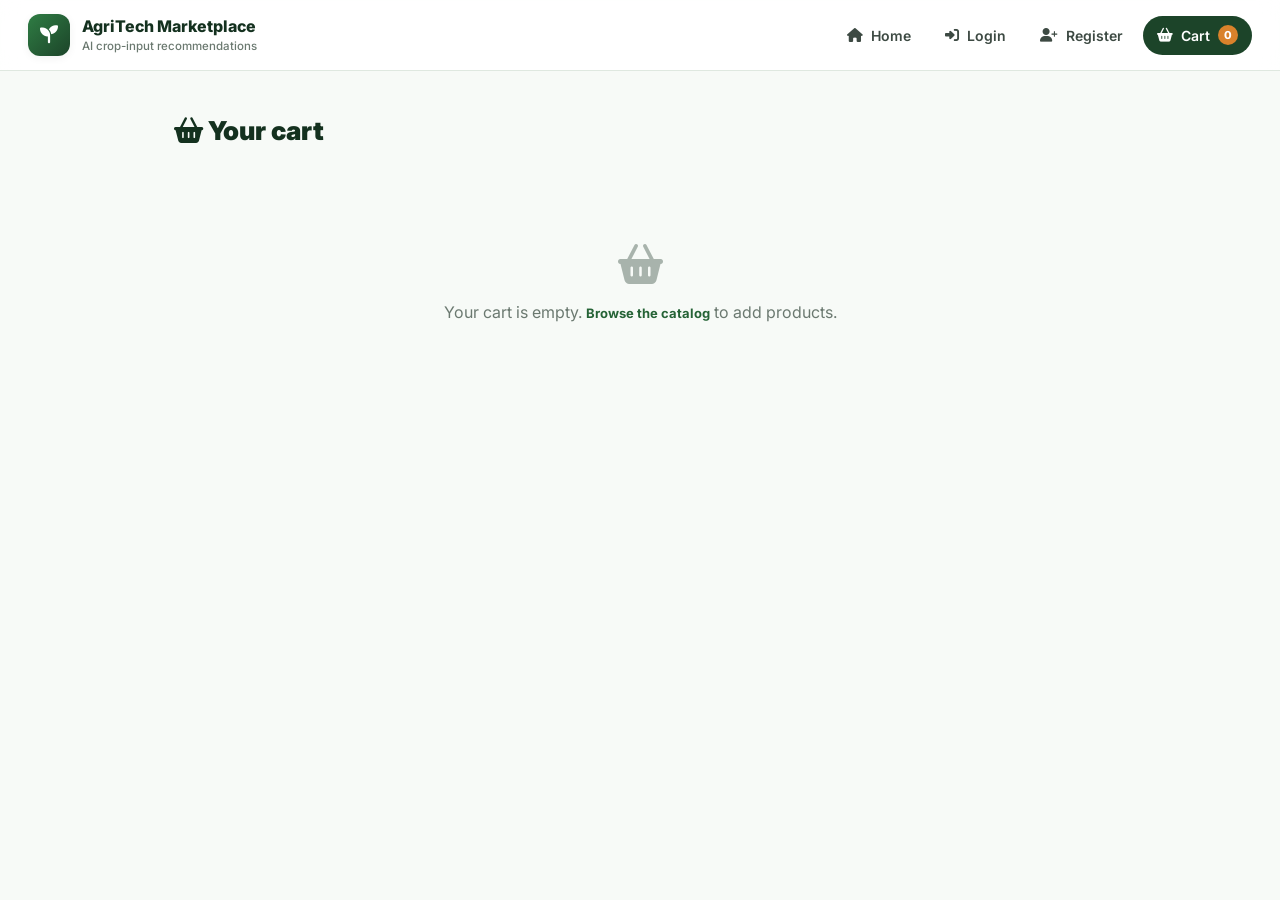
<file: frontend/pages/cart.html>
<!DOCTYPE html>
<html lang="en">
<head>
  <meta charset="UTF-8" />
  <meta name="viewport" content="width=device-width, initial-scale=1.0" />
  <title>Cart — AgriTech Marketplace</title>

  <link rel="preconnect" href="https://fonts.googleapis.com" />
  <link rel="preconnect" href="https://fonts.gstatic.com" crossorigin />
  <link href="https://fonts.googleapis.com/css2?family=Inter:wght@400;500;600;700;800;900&display=swap" rel="stylesheet" />
  <link rel="stylesheet" href="https://cdnjs.cloudflare.com/ajax/libs/font-awesome/6.5.2/css/all.min.css" />
  <link rel="stylesheet" href="../css/style.css" />
</head>
<body data-page="cart">
  <header class="topbar">
    <a class="brand" href="../index.html">
      <span class="brand-mark"><i class="fa-solid fa-seedling"></i></span>
      <span>
        <strong>AgriTech Marketplace</strong>
        <small>AI crop-input recommendations</small>
      </span>
    </a>
    <nav class="nav">
      <a href="../index.html"><i class="fa-solid fa-house"></i> Home</a>
      <a href="login.html"><i class="fa-solid fa-right-to-bracket"></i> Login</a>
      <a href="register.html"><i class="fa-solid fa-user-plus"></i> Register</a>
      <a href="cart.html" class="cart-link active">
        <i class="fa-solid fa-basket-shopping"></i> Cart
        <span id="cartCount">0</span>
      </a>
    </nav>
  </header>

  <main class="cart-page">
    <h1><i class="fa-solid fa-basket-shopping"></i> Your cart</h1>

    <div class="form-msg success" id="checkoutMsg">
      <i class="fa-solid fa-circle-check"></i> Order placed! This is a demo checkout — no payment was taken.
    </div>

    <div class="cart-layout" id="cartLayout">
      <div class="cart-items" id="cartItems"></div>

      <aside class="cart-summary">
        <h3>Order summary</h3>
        <div class="summary-row">
          <span>Subtotal</span>
          <span id="cartSubtotal">₹0</span>
        </div>
        <div class="summary-row">
          <span>Delivery</span>
          <span id="cartDelivery">₹0</span>
        </div>
        <div class="summary-row total">
          <span>Total</span>
          <span id="cartTotal">₹0</span>
        </div>
        <button class="btn btn-primary btn-block" id="checkoutBtn" style="margin-top: 16px;">
          <i class="fa-solid fa-lock"></i> Checkout
        </button>
      </aside>
    </div>

    <div class="cart-empty hidden" id="cartEmpty">
      <i class="fa-solid fa-basket-shopping"></i>
      <p>Your cart is empty. <a class="link-muted" href="../index.html">Browse the catalog</a> to add products.</p>
    </div>
  </main>

  <script src="../js/data.js"></script>
  <script src="../js/app.js"></script>
</body>
</html>
</file>
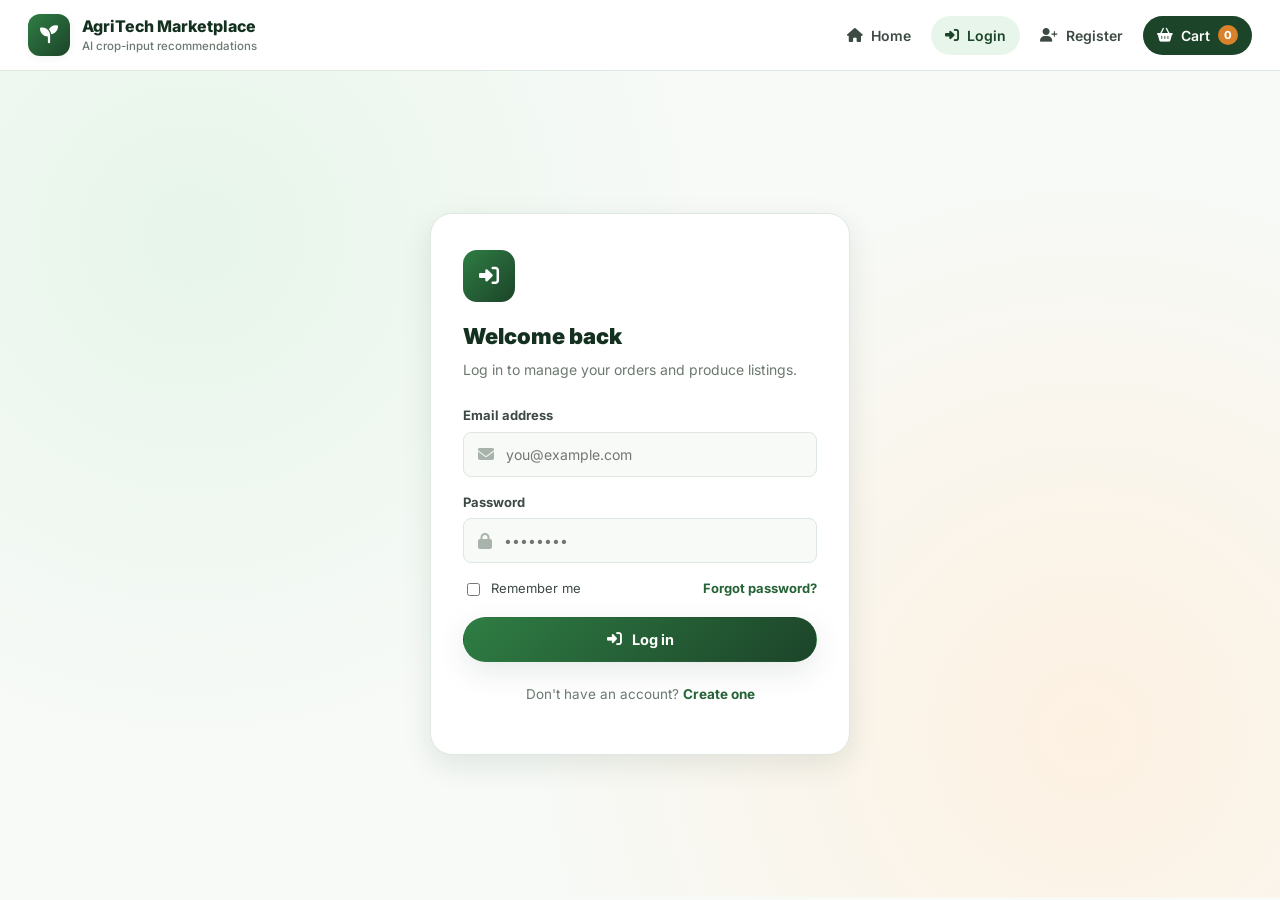
<file: frontend/pages/login.html>
<!DOCTYPE html>
<html lang="en">
<head>
  <meta charset="UTF-8" />
  <meta name="viewport" content="width=device-width, initial-scale=1.0" />
  <title>Login — AgriTech Marketplace</title>

  <link rel="preconnect" href="https://fonts.googleapis.com" />
  <link rel="preconnect" href="https://fonts.gstatic.com" crossorigin />
  <link href="https://fonts.googleapis.com/css2?family=Inter:wght@400;500;600;700;800;900&display=swap" rel="stylesheet" />
  <link rel="stylesheet" href="https://cdnjs.cloudflare.com/ajax/libs/font-awesome/6.5.2/css/all.min.css" />
  <link rel="stylesheet" href="../css/style.css" />
</head>
<body data-page="login">
  <header class="topbar">
    <a class="brand" href="../index.html">
      <span class="brand-mark"><i class="fa-solid fa-seedling"></i></span>
      <span>
        <strong>AgriTech Marketplace</strong>
        <small>AI crop-input recommendations</small>
      </span>
    </a>
    <nav class="nav">
      <a href="../index.html"><i class="fa-solid fa-house"></i> Home</a>
      <a href="login.html" class="active"><i class="fa-solid fa-right-to-bracket"></i> Login</a>
      <a href="register.html"><i class="fa-solid fa-user-plus"></i> Register</a>
      <a href="cart.html" class="cart-link">
        <i class="fa-solid fa-basket-shopping"></i> Cart
        <span id="cartCount">0</span>
      </a>
    </nav>
  </header>

  <main class="auth-wrap">
    <div class="auth-card">
      <span class="auth-icon"><i class="fa-solid fa-right-to-bracket"></i></span>
      <h1>Welcome back</h1>
      <p class="sub">Log in to manage your orders and produce listings.</p>

      <div class="form-msg" id="loginMsg"></div>

      <form id="loginForm" novalidate>
        <div class="field">
          <label for="loginEmail">Email address</label>
          <div class="input-wrap">
            <i class="fa-solid fa-envelope"></i>
            <input type="email" id="loginEmail" name="email" placeholder="you@example.com" required />
          </div>
        </div>

        <div class="field">
          <label for="loginPassword">Password</label>
          <div class="input-wrap">
            <i class="fa-solid fa-lock"></i>
            <input type="password" id="loginPassword" name="password" placeholder="••••••••" required />
          </div>
        </div>

        <div class="field-row">
          <label class="checkbox-line">
            <input type="checkbox" name="remember" /> Remember me
          </label>
          <a class="link-muted" href="#">Forgot password?</a>
        </div>

        <button type="submit" class="btn btn-primary btn-block">
          <i class="fa-solid fa-right-to-bracket"></i> Log in
        </button>
      </form>

      <p class="auth-foot">
        Don't have an account? <a href="register.html">Create one</a>
      </p>
    </div>
  </main>

  <script src="../js/data.js"></script>
  <script src="../js/app.js"></script>
</body>
</html>
</file>
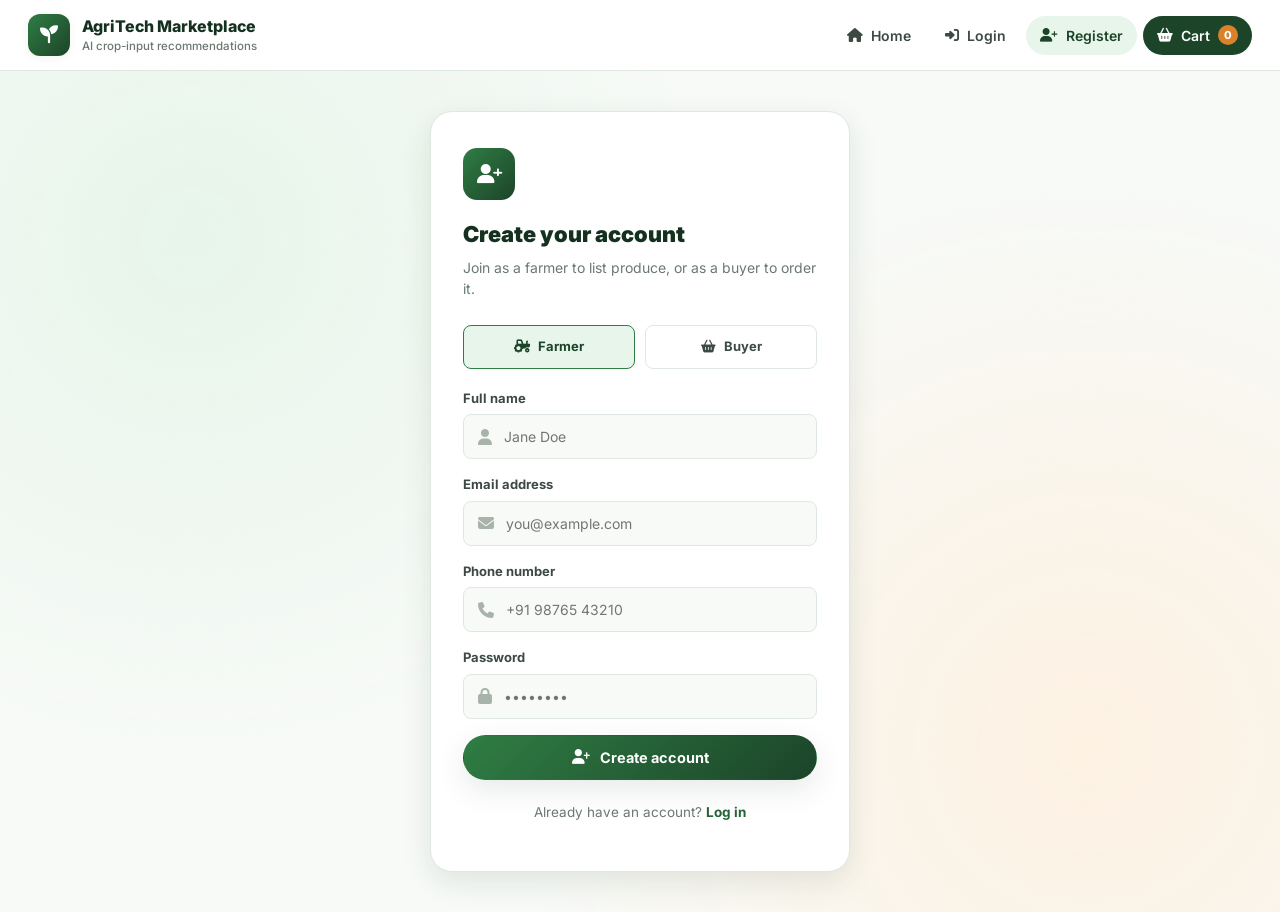
<file: frontend/pages/register.html>
<!DOCTYPE html>
<html lang="en">
<head>
  <meta charset="UTF-8" />
  <meta name="viewport" content="width=device-width, initial-scale=1.0" />
  <title>Register — AgriTech Marketplace</title>

  <link rel="preconnect" href="https://fonts.googleapis.com" />
  <link rel="preconnect" href="https://fonts.gstatic.com" crossorigin />
  <link href="https://fonts.googleapis.com/css2?family=Inter:wght@400;500;600;700;800;900&display=swap" rel="stylesheet" />
  <link rel="stylesheet" href="https://cdnjs.cloudflare.com/ajax/libs/font-awesome/6.5.2/css/all.min.css" />
  <link rel="stylesheet" href="../css/style.css" />
</head>
<body data-page="register">
  <header class="topbar">
    <a class="brand" href="../index.html">
      <span class="brand-mark"><i class="fa-solid fa-seedling"></i></span>
      <span>
        <strong>AgriTech Marketplace</strong>
        <small>AI crop-input recommendations</small>
      </span>
    </a>
    <nav class="nav">
      <a href="../index.html"><i class="fa-solid fa-house"></i> Home</a>
      <a href="login.html"><i class="fa-solid fa-right-to-bracket"></i> Login</a>
      <a href="register.html" class="active"><i class="fa-solid fa-user-plus"></i> Register</a>
      <a href="cart.html" class="cart-link">
        <i class="fa-solid fa-basket-shopping"></i> Cart
        <span id="cartCount">0</span>
      </a>
    </nav>
  </header>

  <main class="auth-wrap">
    <div class="auth-card">
      <span class="auth-icon"><i class="fa-solid fa-user-plus"></i></span>
      <h1>Create your account</h1>
      <p class="sub">Join as a farmer to list produce, or as a buyer to order it.</p>

      <div class="form-msg" id="registerMsg"></div>

      <form id="registerForm" novalidate>
        <div class="role-toggle">
          <label>
            <input type="radio" name="role" value="farmer" checked />
            <span><i class="fa-solid fa-tractor"></i> Farmer</span>
          </label>
          <label>
            <input type="radio" name="role" value="buyer" />
            <span><i class="fa-solid fa-basket-shopping"></i> Buyer</span>
          </label>
        </div>

        <div class="field">
          <label for="regName">Full name</label>
          <div class="input-wrap">
            <i class="fa-solid fa-user"></i>
            <input type="text" id="regName" name="name" placeholder="Jane Doe" required />
          </div>
        </div>

        <div class="field">
          <label for="regEmail">Email address</label>
          <div class="input-wrap">
            <i class="fa-solid fa-envelope"></i>
            <input type="email" id="regEmail" name="email" placeholder="you@example.com" required />
          </div>
        </div>

        <div class="field">
          <label for="regPhone">Phone number</label>
          <div class="input-wrap">
            <i class="fa-solid fa-phone"></i>
            <input type="tel" id="regPhone" name="phone" placeholder="+91 98765 43210" />
          </div>
        </div>

        <div class="field">
          <label for="regPassword">Password</label>
          <div class="input-wrap">
            <i class="fa-solid fa-lock"></i>
            <input type="password" id="regPassword" name="password" placeholder="••••••••" required />
          </div>
        </div>

        <button type="submit" class="btn btn-primary btn-block">
          <i class="fa-solid fa-user-plus"></i> Create account
        </button>
      </form>

      <p class="auth-foot">
        Already have an account? <a href="login.html">Log in</a>
      </p>
    </div>
  </main>

  <script src="../js/data.js"></script>
  <script src="../js/app.js"></script>
</body>
</html>
</file>
<file: frontend/css/style.css>
/* ============================================================
   AgriTech Marketplace — Design System
   ============================================================ */

:root {
  --green-900: #14311f;
  --green-800: #1c4429;
  --green-700: #256336;
  --green-600: #2f7d44;
  --green-500: #3a9a54;
  --green-100: #e7f5ea;
  --amber-500: #d9822b;
  --amber-100: #fdf1e2;
  --ink-900: #14201a;
  --ink-700: #3d4a43;
  --ink-500: #6b7970;
  --ink-300: #a8b3ac;
  --surface-0: #ffffff;
  --surface-50: #f7faf7;
  --surface-100: #eef4ee;
  --border: #dfe8e0;
  --danger: #c8402f;
  --radius-sm: 8px;
  --radius-md: 14px;
  --radius-lg: 22px;
  --shadow-sm: 0 2px 8px rgba(20, 49, 31, 0.06);
  --shadow-md: 0 10px 30px rgba(20, 49, 31, 0.10);
  --shadow-lg: 0 20px 50px rgba(20, 49, 31, 0.16);
  --font: "Inter", system-ui, -apple-system, "Segoe UI", sans-serif;
}

* { box-sizing: border-box; }

html, body {
  margin: 0;
  padding: 0;
}

body {
  font-family: var(--font);
  color: var(--ink-900);
  background: var(--surface-50);
  line-height: 1.5;
  -webkit-font-smoothing: antialiased;
}

img { max-width: 100%; display: block; }
a { text-decoration: none; color: inherit; }
button { font-family: inherit; cursor: pointer; }
input, textarea, select { font-family: inherit; }

.container {
  width: 100%;
  max-width: 1180px;
  margin: 0 auto;
  padding: 0 24px;
}

.hidden { display: none !important; }

/* ---------- Topbar ---------- */
.topbar {
  position: sticky;
  top: 0;
  z-index: 40;
  display: flex;
  align-items: center;
  justify-content: space-between;
  gap: 16px;
  padding: 14px 28px;
  background: rgba(255, 255, 255, 0.9);
  backdrop-filter: blur(10px);
  border-bottom: 1px solid var(--border);
}

.brand {
  display: flex;
  align-items: center;
  gap: 12px;
}

.brand-mark {
  width: 42px;
  height: 42px;
  border-radius: 12px;
  display: grid;
  place-items: center;
  background: linear-gradient(135deg, var(--green-600), var(--green-800));
  color: #fff;
  font-size: 18px;
  box-shadow: var(--shadow-sm);
}

.brand strong {
  display: block;
  font-size: 16px;
  font-weight: 800;
  color: var(--green-900);
}

.brand small {
  display: block;
  font-size: 11.5px;
  color: var(--ink-500);
  font-weight: 500;
}

.nav {
  display: flex;
  align-items: center;
  gap: 6px;
}

.nav a {
  display: flex;
  align-items: center;
  gap: 8px;
  padding: 9px 14px;
  border-radius: 999px;
  font-size: 14px;
  font-weight: 600;
  color: var(--ink-700);
  transition: background 0.15s ease, color 0.15s ease;
}

.nav a:hover { background: var(--surface-100); }
.nav a.active { background: var(--green-100); color: var(--green-800); }

.nav a.cart-link {
  position: relative;
  background: var(--green-800);
  color: #fff;
}
.nav a.cart-link:hover { background: var(--green-900); }

.nav a.cart-link #cartCount {
  min-width: 20px;
  height: 20px;
  padding: 0 5px;
  display: inline-flex;
  align-items: center;
  justify-content: center;
  border-radius: 999px;
  background: var(--amber-500);
  color: #fff;
  font-size: 11px;
  font-weight: 800;
}

/* ---------- Buttons & pills ---------- */
.btn {
  display: inline-flex;
  align-items: center;
  gap: 10px;
  padding: 13px 22px;
  border-radius: 999px;
  font-weight: 700;
  font-size: 14.5px;
  border: 1px solid transparent;
  transition: transform 0.15s ease, box-shadow 0.15s ease, background 0.15s ease;
}
.btn:hover { transform: translateY(-1px); }

.btn-primary {
  background: linear-gradient(135deg, var(--green-600), var(--green-800));
  color: #fff;
  box-shadow: var(--shadow-md);
}
.btn-primary:hover { box-shadow: var(--shadow-lg); }

.btn-secondary {
  background: #fff;
  color: var(--green-800);
  border-color: var(--border);
}
.btn-secondary:hover { background: var(--surface-100); }

.btn-block { width: 100%; justify-content: center; }
.btn:disabled { opacity: 0.55; cursor: not-allowed; transform: none; }

.pill {
  display: inline-flex;
  align-items: center;
  gap: 8px;
  padding: 7px 14px;
  border-radius: 999px;
  background: var(--green-100);
  color: var(--green-800);
  font-size: 12.5px;
  font-weight: 700;
  letter-spacing: 0.2px;
}
.pill.soft { background: var(--amber-100); color: var(--amber-500); }

/* ---------- Hero ---------- */
.hero {
  display: grid;
  grid-template-columns: 1.05fr 0.95fr;
  gap: 48px;
  align-items: center;
  padding: 56px 24px 40px;
}

.hero-copy h1 {
  font-size: clamp(30px, 4vw, 46px);
  line-height: 1.12;
  margin: 18px 0 14px;
  color: var(--green-900);
  font-weight: 900;
  letter-spacing: -0.5px;
}

.hero-copy p {
  color: var(--ink-700);
  font-size: 16.5px;
  max-width: 480px;
  margin: 0 0 26px;
}

.hero-actions { display: flex; gap: 12px; flex-wrap: wrap; margin-bottom: 26px; }

.trust-row {
  display: flex;
  gap: 20px;
  flex-wrap: wrap;
  font-size: 13px;
  color: var(--ink-500);
  font-weight: 600;
}
.trust-row i { color: var(--green-600); margin-right: 6px; }

.hero-visual { position: relative; }

.hero-image-card {
  position: relative;
  border-radius: var(--radius-lg);
  overflow: hidden;
  box-shadow: var(--shadow-lg);
  aspect-ratio: 4 / 3.1;
}
.hero-image-card img { width: 100%; height: 100%; object-fit: cover; }

.floating-card {
  position: absolute;
  left: 18px;
  bottom: 18px;
  right: 18px;
  display: flex;
  align-items: center;
  gap: 12px;
  background: rgba(255, 255, 255, 0.95);
  backdrop-filter: blur(6px);
  border-radius: var(--radius-md);
  padding: 12px 14px;
  box-shadow: var(--shadow-md);
}
.floating-icon {
  width: 38px;
  height: 38px;
  border-radius: 10px;
  display: grid;
  place-items: center;
  background: linear-gradient(135deg, var(--amber-500), #b9631a);
  color: #fff;
  flex-shrink: 0;
}
.floating-card strong { display: block; font-size: 13.5px; color: var(--ink-900); }
.floating-card small { color: var(--ink-500); font-size: 12px; }

.crop-mini-grid {
  display: grid;
  grid-template-columns: repeat(4, 1fr);
  gap: 12px;
  margin-top: 18px;
}
.crop-mini-grid article {
  background: #fff;
  border: 1px solid var(--border);
  border-radius: var(--radius-md);
  padding: 14px 8px;
  text-align: center;
  font-size: 12px;
  font-weight: 700;
  color: var(--ink-700);
  box-shadow: var(--shadow-sm);
}
.crop-mini-grid i {
  display: block;
  font-size: 20px;
  color: var(--green-600);
  margin-bottom: 8px;
}

/* ---------- Stats ---------- */
.stats {
  display: grid;
  grid-template-columns: repeat(4, 1fr);
  gap: 16px;
  padding: 12px 24px 48px;
}
.stats article {
  background: #fff;
  border: 1px solid var(--border);
  border-radius: var(--radius-md);
  padding: 20px;
  text-align: center;
  box-shadow: var(--shadow-sm);
}
.stats i { color: var(--green-600); font-size: 18px; margin-bottom: 8px; display: block; }
.stats strong { display: block; font-size: 22px; color: var(--green-900); font-weight: 900; }
.stats span { font-size: 12.5px; color: var(--ink-500); font-weight: 600; }

/* ---------- Section headers ---------- */
.section-head {
  display: flex;
  align-items: flex-end;
  justify-content: space-between;
  gap: 24px;
  flex-wrap: wrap;
  margin-bottom: 24px;
}
.section-head h2 {
  font-size: 26px;
  margin: 10px 0 6px;
  color: var(--green-900);
  font-weight: 900;
}
.section-head p { color: var(--ink-500); margin: 0; font-size: 14.5px; }
.section-head.simple { justify-content: flex-start; }

.searchbox {
  display: flex;
  align-items: center;
  gap: 10px;
  background: #fff;
  border: 1px solid var(--border);
  border-radius: 999px;
  padding: 11px 18px;
  min-width: 280px;
  box-shadow: var(--shadow-sm);
}
.searchbox i { color: var(--ink-300); }
.searchbox input {
  border: none;
  outline: none;
  width: 100%;
  font-size: 14px;
  background: transparent;
}

/* ---------- Catalog ---------- */
.catalog { padding: 12px 24px 56px; }

.filterbar {
  display: flex;
  gap: 10px;
  flex-wrap: wrap;
  margin-bottom: 26px;
}
.chip {
  display: inline-flex;
  align-items: center;
  gap: 8px;
  padding: 9px 16px;
  border-radius: 999px;
  border: 1px solid var(--border);
  background: #fff;
  color: var(--ink-700);
  font-size: 13.5px;
  font-weight: 600;
  transition: all 0.15s ease;
}
.chip:hover { border-color: var(--green-500); color: var(--green-700); }
.chip.active {
  background: var(--green-800);
  border-color: var(--green-800);
  color: #fff;
}

.grid {
  display: grid;
  grid-template-columns: repeat(auto-fill, minmax(250px, 1fr));
  gap: 20px;
}

.card {
  background: #fff;
  border: 1px solid var(--border);
  border-radius: var(--radius-md);
  overflow: hidden;
  box-shadow: var(--shadow-sm);
  transition: transform 0.15s ease, box-shadow 0.15s ease;
  display: flex;
  flex-direction: column;
}
.card:hover { transform: translateY(-3px); box-shadow: var(--shadow-md); }

.card-media { position: relative; aspect-ratio: 4/3; overflow: hidden; background: var(--surface-100); }
.card-media img { width: 100%; height: 100%; object-fit: cover; }

.card-badge {
  position: absolute;
  top: 10px;
  left: 10px;
  padding: 5px 10px;
  border-radius: 999px;
  background: rgba(20, 49, 31, 0.85);
  color: #fff;
  font-size: 11px;
  font-weight: 700;
  display: inline-flex;
  align-items: center;
  gap: 5px;
}
.card-badge.organic { background: var(--green-600); }

.card-body { padding: 16px; display: flex; flex-direction: column; gap: 8px; flex: 1; }
.card-body h3 { margin: 0; font-size: 15.5px; color: var(--ink-900); font-weight: 800; }
.card-body p {
  margin: 0;
  font-size: 13px;
  color: var(--ink-500);
  display: -webkit-box;
  -webkit-line-clamp: 2;
  -webkit-box-orient: vertical;
  overflow: hidden;
}

.card-meta { display: flex; align-items: center; justify-content: space-between; margin-top: auto; padding-top: 8px; }
.card-price { font-size: 17px; font-weight: 900; color: var(--green-800); }
.card-price span { font-size: 12px; font-weight: 600; color: var(--ink-500); }

.card-actions { display: flex; gap: 8px; padding: 0 16px 16px; }
.card-actions .btn { padding: 10px 14px; font-size: 13px; flex: 1; }

.empty-state {
  grid-column: 1 / -1;
  text-align: center;
  padding: 60px 20px;
  color: var(--ink-500);
}
.empty-state i { font-size: 32px; color: var(--ink-300); margin-bottom: 12px; display: block; }

/* ---------- Highlight ---------- */
.highlight { padding: 8px 24px 64px; }
.highlight-grid {
  display: grid;
  grid-template-columns: repeat(3, 1fr);
  gap: 20px;
}
.highlight-grid article {
  background: #fff;
  border: 1px solid var(--border);
  border-radius: var(--radius-md);
  padding: 24px;
  box-shadow: var(--shadow-sm);
}
.highlight-grid i {
  width: 44px;
  height: 44px;
  border-radius: 12px;
  display: grid;
  place-items: center;
  background: var(--green-100);
  color: var(--green-700);
  font-size: 18px;
  margin-bottom: 14px;
}
.highlight-grid h3 { margin: 0 0 8px; font-size: 15.5px; color: var(--ink-900); }
.highlight-grid p { margin: 0; font-size: 13.5px; color: var(--ink-500); }

/* ---------- Footer ---------- */
.footer { border-top: 1px solid var(--border); padding: 26px 0; background: #fff; }
.footer-inner p {
  margin: 0;
  text-align: center;
  color: var(--ink-500);
  font-size: 13px;
  font-weight: 600;
}
.footer-inner i { color: var(--green-600); margin-right: 8px; }

/* ---------- Modal ---------- */
.modal {
  position: fixed;
  inset: 0;
  z-index: 100;
  display: flex;
  align-items: center;
  justify-content: center;
  background: rgba(20, 32, 26, 0.55);
  padding: 20px;
}
.modal.hidden { display: none; }

.modal-card {
  position: relative;
  background: #fff;
  border-radius: var(--radius-lg);
  max-width: 640px;
  width: 100%;
  max-height: 88vh;
  overflow-y: auto;
  box-shadow: var(--shadow-lg);
}

.modal-close {
  position: absolute;
  top: 14px;
  right: 14px;
  width: 36px;
  height: 36px;
  border-radius: 999px;
  border: none;
  background: var(--surface-100);
  color: var(--ink-700);
  display: grid;
  place-items: center;
  z-index: 2;
}
.modal-close:hover { background: var(--border); }

.modal-hero { position: relative; aspect-ratio: 16/9; overflow: hidden; }
.modal-hero img { width: 100%; height: 100%; object-fit: cover; }
.modal-content { padding: 22px 26px 26px; }
.modal-content h2 { margin: 0 0 8px; font-size: 21px; color: var(--green-900); }
.modal-content .modal-price { font-size: 22px; font-weight: 900; color: var(--green-800); margin: 6px 0 14px; }
.modal-content .modal-price span { font-size: 13px; color: var(--ink-500); font-weight: 600; }
.modal-content p.desc { color: var(--ink-700); font-size: 14.5px; line-height: 1.6; margin-bottom: 18px; }
.modal-tags { display: flex; gap: 8px; flex-wrap: wrap; margin-bottom: 18px; }
.modal-tags span {
  padding: 6px 12px;
  border-radius: 999px;
  background: var(--surface-100);
  font-size: 12px;
  font-weight: 700;
  color: var(--ink-700);
}
.modal-qty {
  display: flex;
  align-items: center;
  gap: 12px;
  margin-bottom: 18px;
}
.modal-qty button {
  width: 34px;
  height: 34px;
  border-radius: 999px;
  border: 1px solid var(--border);
  background: #fff;
  font-weight: 800;
  font-size: 16px;
  color: var(--green-800);
}
.modal-qty span { font-weight: 800; min-width: 24px; text-align: center; }

/* ---------- Auth pages (login / register) ---------- */
.auth-wrap {
  min-height: calc(100vh - 74px);
  display: flex;
  align-items: center;
  justify-content: center;
  padding: 40px 20px;
  background:
    radial-gradient(circle at 15% 20%, var(--green-100), transparent 40%),
    radial-gradient(circle at 85% 80%, var(--amber-100), transparent 45%),
    var(--surface-50);
}

.auth-card {
  width: 100%;
  max-width: 420px;
  background: #fff;
  border: 1px solid var(--border);
  border-radius: var(--radius-lg);
  padding: 36px 32px;
  box-shadow: var(--shadow-md);
}

.auth-card .auth-icon {
  width: 52px;
  height: 52px;
  border-radius: 14px;
  display: grid;
  place-items: center;
  background: linear-gradient(135deg, var(--green-600), var(--green-800));
  color: #fff;
  font-size: 20px;
  margin-bottom: 18px;
}

.auth-card h1 { font-size: 22px; margin: 0 0 6px; color: var(--green-900); font-weight: 900; }
.auth-card p.sub { margin: 0 0 26px; color: var(--ink-500); font-size: 14px; }

.field { margin-bottom: 16px; }
.field label {
  display: block;
  font-size: 13px;
  font-weight: 700;
  color: var(--ink-700);
  margin-bottom: 6px;
}
.input-wrap {
  display: flex;
  align-items: center;
  gap: 10px;
  border: 1px solid var(--border);
  border-radius: var(--radius-sm);
  padding: 12px 14px;
  background: var(--surface-50);
}
.input-wrap:focus-within { border-color: var(--green-500); background: #fff; }
.input-wrap i { color: var(--ink-300); }
.input-wrap input, .input-wrap select {
  border: none;
  background: transparent;
  outline: none;
  width: 100%;
  font-size: 14px;
  color: var(--ink-900);
}

.field-row { display: flex; align-items: center; justify-content: space-between; margin-bottom: 18px; }
.checkbox-line { display: flex; align-items: center; gap: 8px; font-size: 13px; color: var(--ink-700); }
.link-muted { font-size: 13px; color: var(--green-700); font-weight: 700; }
.link-muted:hover { text-decoration: underline; }

.auth-foot { margin-top: 22px; text-align: center; font-size: 13.5px; color: var(--ink-500); }
.auth-foot a { color: var(--green-700); font-weight: 700; }

.role-toggle { display: flex; gap: 10px; margin-bottom: 20px; }
.role-toggle label {
  flex: 1;
  display: flex;
  align-items: center;
  justify-content: center;
  gap: 8px;
  padding: 11px;
  border-radius: var(--radius-sm);
  border: 1px solid var(--border);
  font-size: 13px;
  font-weight: 700;
  color: var(--ink-700);
  cursor: pointer;
}
.role-toggle input { display: none; }
.role-toggle input:checked + span,
.role-toggle label:has(input:checked) {
  border-color: var(--green-600);
  background: var(--green-100);
  color: var(--green-800);
}
.role-toggle label span { display: flex; align-items: center; gap: 8px; }

.form-msg {
  display: none;
  padding: 11px 14px;
  border-radius: var(--radius-sm);
  font-size: 13px;
  font-weight: 600;
  margin-bottom: 16px;
}
.form-msg.show { display: block; }
.form-msg.success { background: var(--green-100); color: var(--green-800); }
.form-msg.error { background: #fbe9e7; color: var(--danger); }

/* ---------- Cart page ---------- */
.cart-page { padding: 40px 24px 80px; max-width: 980px; margin: 0 auto; }
.cart-page h1 { font-size: 26px; color: var(--green-900); margin: 0 0 24px; font-weight: 900; }

.cart-layout { display: grid; grid-template-columns: 1.6fr 1fr; gap: 24px; align-items: start; }

.cart-items { display: flex; flex-direction: column; gap: 14px; }

.cart-item {
  display: flex;
  gap: 14px;
  background: #fff;
  border: 1px solid var(--border);
  border-radius: var(--radius-md);
  padding: 14px;
  box-shadow: var(--shadow-sm);
  align-items: center;
}
.cart-item img { width: 78px; height: 78px; border-radius: 10px; object-fit: cover; flex-shrink: 0; }
.cart-item-info { flex: 1; min-width: 0; }
.cart-item-info h4 { margin: 0 0 4px; font-size: 14.5px; color: var(--ink-900); }
.cart-item-info span { font-size: 12.5px; color: var(--ink-500); }
.cart-item-qty {
  display: flex;
  align-items: center;
  gap: 10px;
  background: var(--surface-100);
  border-radius: 999px;
  padding: 6px 10px;
}
.cart-item-qty button { border: none; background: none; font-weight: 900; color: var(--green-800); font-size: 15px; width: 20px; }
.cart-item-price { font-weight: 800; color: var(--green-800); min-width: 70px; text-align: right; }
.cart-item-remove { border: none; background: none; color: var(--ink-300); font-size: 15px; }
.cart-item-remove:hover { color: var(--danger); }

.cart-summary {
  background: #fff;
  border: 1px solid var(--border);
  border-radius: var(--radius-md);
  padding: 22px;
  box-shadow: var(--shadow-sm);
  position: sticky;
  top: 90px;
}
.cart-summary h3 { margin: 0 0 16px; font-size: 16px; color: var(--green-900); }
.summary-row { display: flex; justify-content: space-between; font-size: 14px; color: var(--ink-700); margin-bottom: 10px; }
.summary-row.total { font-size: 17px; font-weight: 900; color: var(--green-900); border-top: 1px solid var(--border); padding-top: 12px; margin-top: 8px; }

.cart-empty { text-align: center; padding: 70px 20px; color: var(--ink-500); }
.cart-empty i { font-size: 40px; color: var(--ink-300); margin-bottom: 14px; display: block; }

/* ---------- Responsive ---------- */
@media (max-width: 920px) {
  .hero { grid-template-columns: 1fr; }
  .stats { grid-template-columns: repeat(2, 1fr); }
  .highlight-grid { grid-template-columns: 1fr; }
  .cart-layout { grid-template-columns: 1fr; }
  .nav { flex-wrap: wrap; justify-content: flex-end; }
}

@media (max-width: 620px) {
  .topbar { flex-direction: column; align-items: flex-start; gap: 12px; }
  .nav { width: 100%; justify-content: space-between; }
  .crop-mini-grid { grid-template-columns: repeat(2, 1fr); }
  .stats { grid-template-columns: 1fr 1fr; }
  .section-head { flex-direction: column; align-items: flex-start; }
  .searchbox { width: 100%; }
}
</file>
